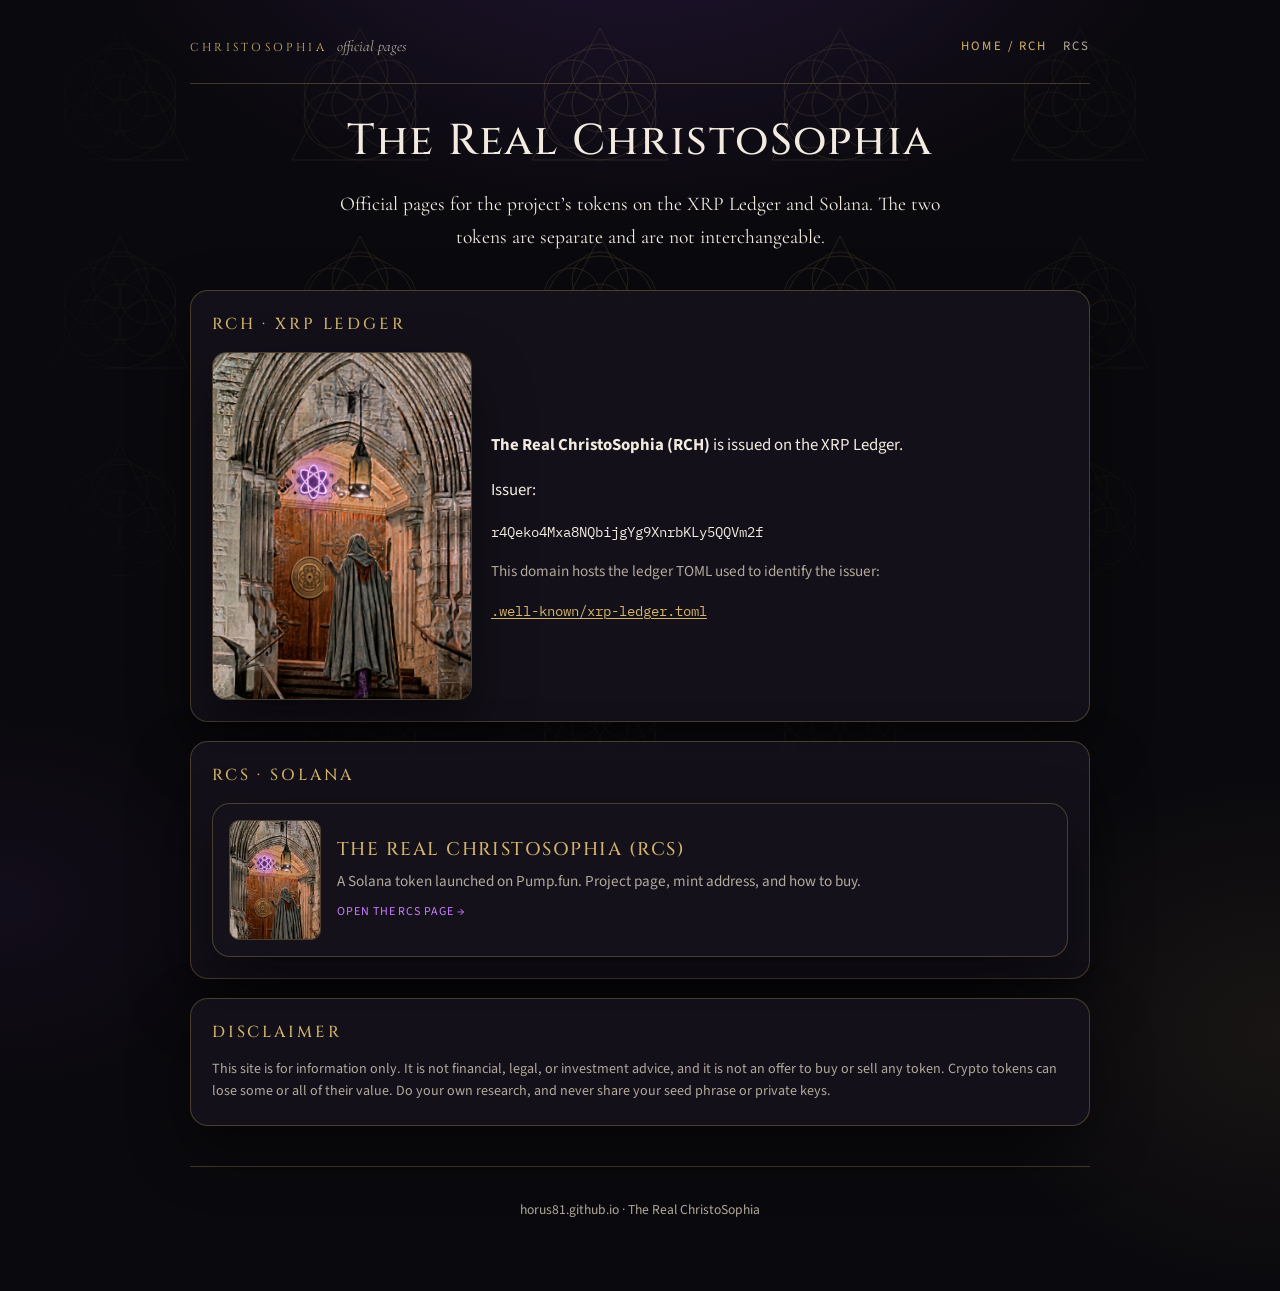
<file: index.html>
<!DOCTYPE html>
<html lang="en">
<head>
  <meta charset="utf-8">
  <meta name="viewport" content="width=device-width, initial-scale=1">
  <title>The Real ChristoSophia — RCH and RCS</title>
  <meta name="description" content="Official pages for The Real ChristoSophia: RCH on the XRP Ledger and RCS on Solana.">
  <meta name="theme-color" content="#0a090d">
  <link rel="canonical" href="https://horus81.github.io/">
  <meta property="og:title" content="The Real ChristoSophia — RCH and RCS">
  <meta property="og:description" content="Official pages for The Real ChristoSophia: RCH on the XRP Ledger and RCS on Solana.">
  <meta property="og:image" content="https://horus81.github.io/rch-logo.jpg">
  <meta property="og:type" content="website">
  <meta property="og:url" content="https://horus81.github.io/">
  <link rel="icon" href="rch-logo.jpg">
  <link rel="preconnect" href="https://fonts.googleapis.com">
  <link rel="preconnect" href="https://fonts.gstatic.com" crossorigin>
  <link href="https://fonts.googleapis.com/css2?family=Cinzel:wght@400;500&family=Cormorant+Garamond:ital,wght@0,500;1,500;1,600&family=IBM+Plex+Mono:wght@400&family=Source+Sans+3:wght@400;600&display=swap" rel="stylesheet">
  <link rel="stylesheet" href="assets/site.css">
</head>
<body>
  <div class="wrap">
    <header class="site">
      <a class="brand" href="./">
        <span class="brand-mark">ChristoSophia</span>
        <span class="brand-sub">official pages</span>
      </a>
      <nav class="site-nav" aria-label="Site">
        <a href="./" aria-current="page">Home / RCH</a>
        <a href="rcs/">RCS</a>
      </nav>
    </header>

    <section class="hero">
      <h1>The Real ChristoSophia</h1>
      <p class="lede">Official pages for the project’s tokens on the XRP Ledger and Solana. The two tokens are separate and are not interchangeable.</p>
    </section>

    <section class="card" id="rch">
      <h2>RCH · XRP Ledger</h2>
      <div class="home-rch">
        <img src="rch-logo.jpg" width="300" alt="Cloaked figure approaching a gothic doorway lit by a purple geometric emblem, the RCH token artwork.">
        <div>
          <p><strong>The Real ChristoSophia (RCH)</strong> is issued on the XRP Ledger.</p>
          <p>Issuer:</p>
          <p class="issuer">r4Qeko4Mxa8NQbijgYg9XnrbKLy5QQVm2f</p>
          <p class="note">This domain hosts the ledger TOML used to identify the issuer:</p>
          <p class="issuer"><a href=".well-known/xrp-ledger.toml">.well-known/xrp-ledger.toml</a></p>
        </div>
      </div>
    </section>

    <section class="card" id="rcs">
      <h2>RCS · Solana</h2>
      <div class="card-grid">
        <a class="token-card" href="rcs/">
          <img src="rcs/rcs-logo.jpg" width="92" height="120" alt="RCS token artwork, a cloaked figure at a gothic doorway.">
          <div>
            <h2>The Real ChristoSophia (RCS)</h2>
            <p>A Solana token launched on Pump.fun. Project page, mint address, and how to buy.</p>
            <span class="go">Open the RCS page →</span>
          </div>
        </a>
      </div>
    </section>

    <section class="card" id="disclaimer">
      <h2>Disclaimer</h2>
      <p class="disclaimer">This site is for information only. It is not financial, legal, or investment advice, and it is not an offer to buy or sell any token. Crypto tokens can lose some or all of their value. Do your own research, and never share your seed phrase or private keys.</p>
    </section>

    <footer class="site">
      <p>horus81.github.io · The Real ChristoSophia</p>
    </footer>
  </div>
</body>
</html>
</file>
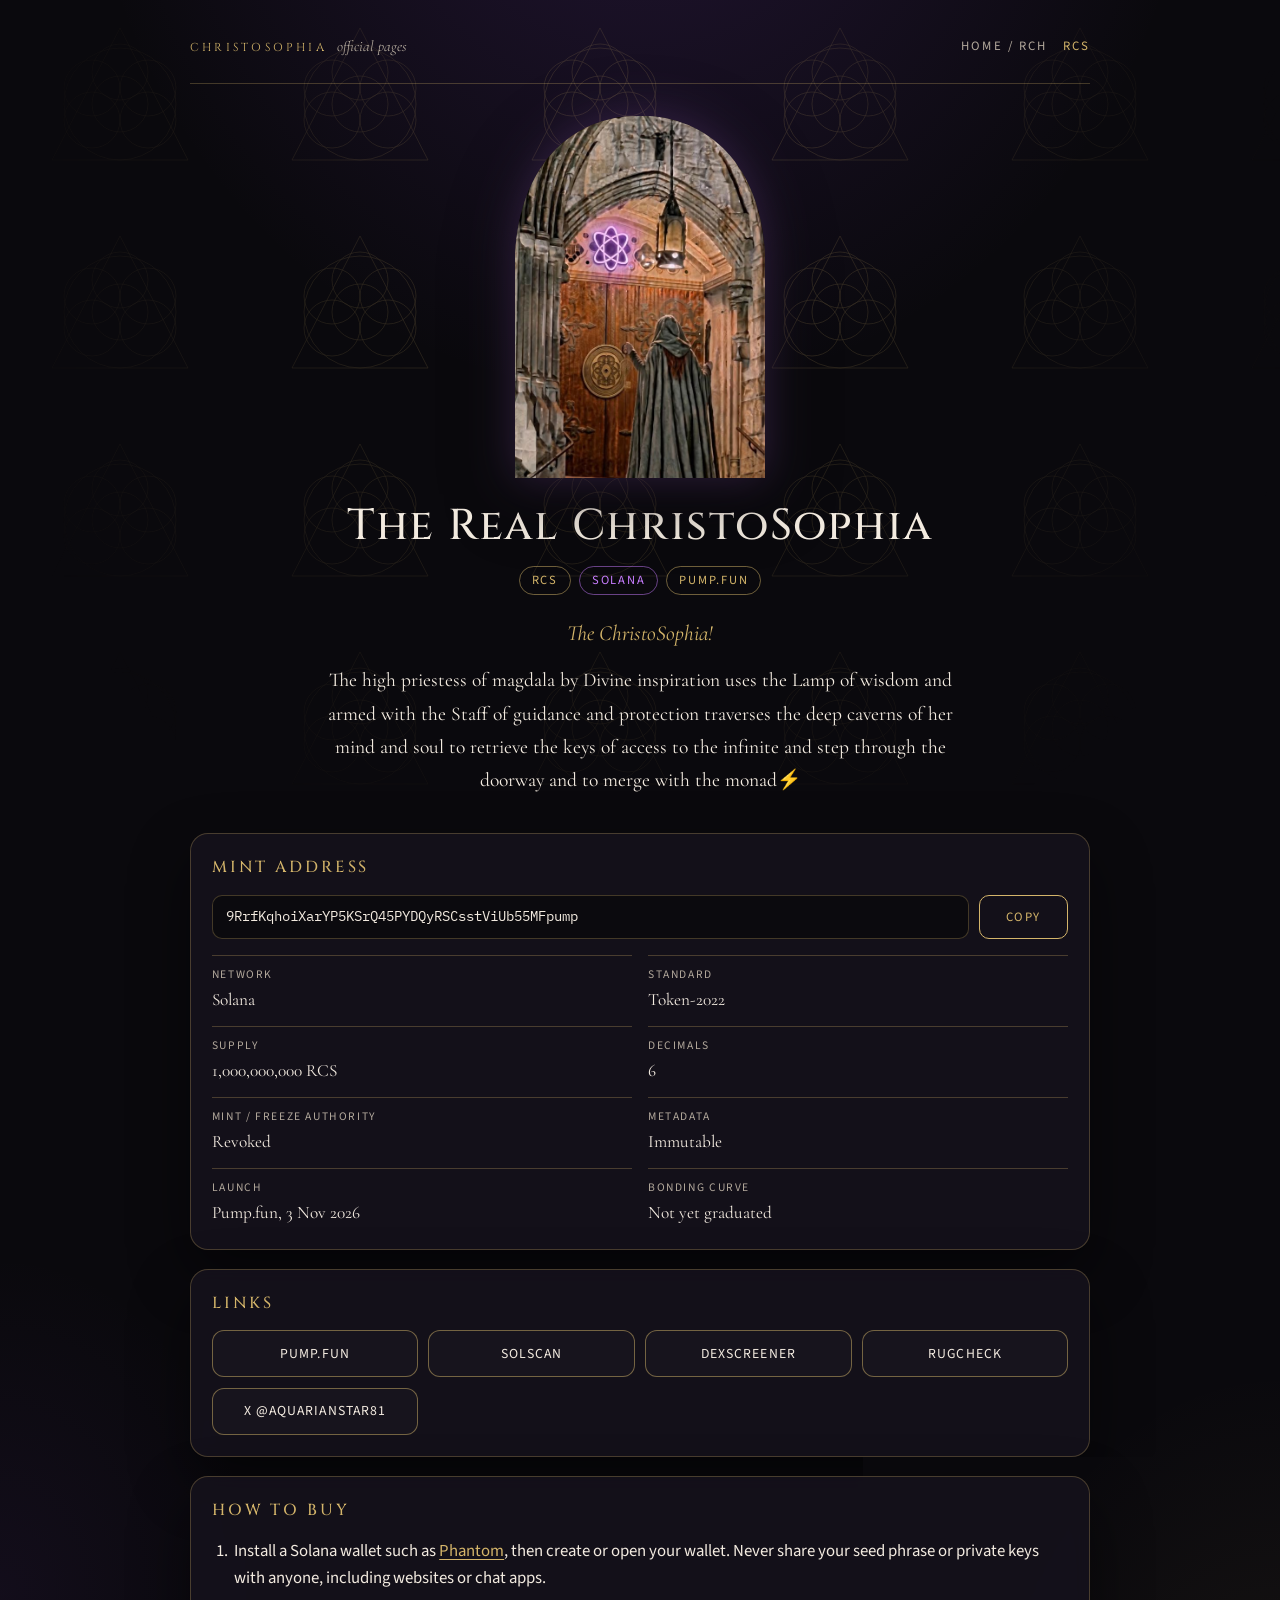
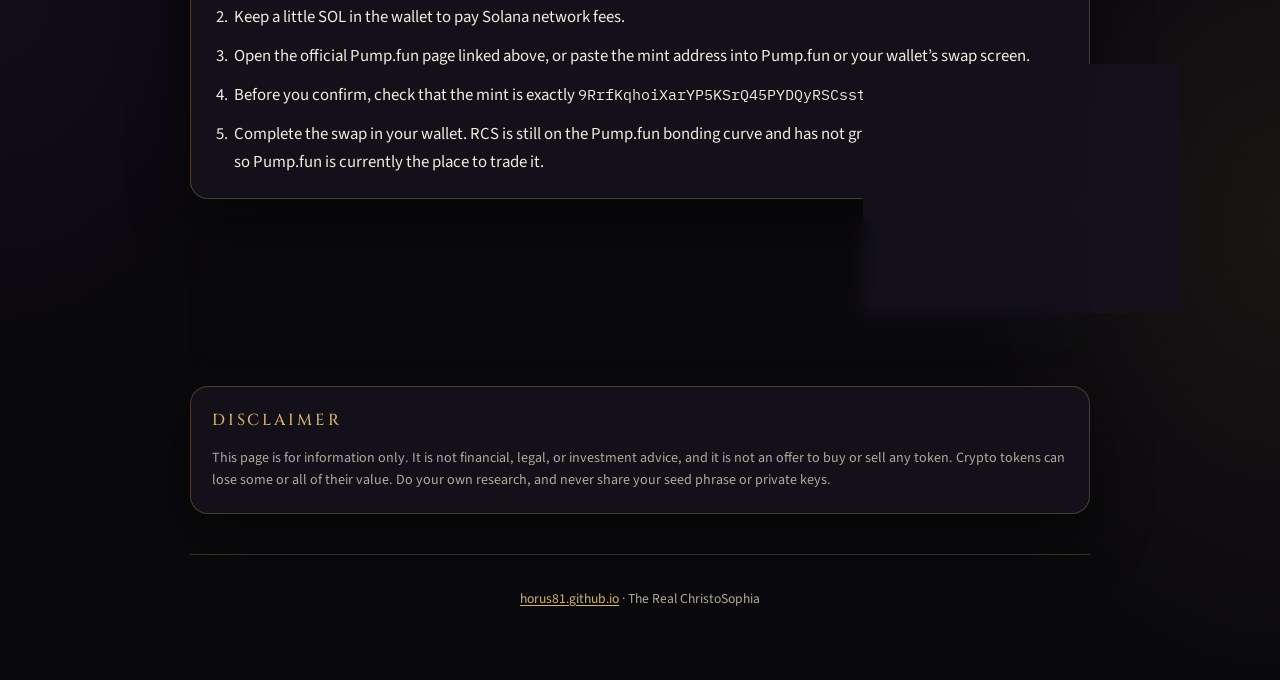
<file: rcs/index.html>
<!DOCTYPE html>
<html lang="en">
<head>
  <meta charset="utf-8">
  <meta name="viewport" content="width=device-width, initial-scale=1">
  <title>The Real ChristoSophia (RCS) on Solana</title>
  <meta name="description" content="Project page for The Real ChristoSophia (RCS), a Solana token launched on Pump.fun. Mint: 9RrfKqhoiXarYP5KSrQ45PYDQyRSCsstViUb55MFpump.">
  <meta name="theme-color" content="#0a090d">
  <link rel="canonical" href="https://horus81.github.io/rcs/">
  <meta property="og:title" content="The Real ChristoSophia (RCS) on Solana">
  <meta property="og:description" content="Project page for The Real ChristoSophia (RCS) on Solana. Mint: 9RrfKqhoiXarYP5KSrQ45PYDQyRSCsstViUb55MFpump.">
  <meta property="og:image" content="https://horus81.github.io/rcs/rcs-logo.jpg">
  <meta property="og:type" content="website">
  <meta property="og:url" content="https://horus81.github.io/rcs/">
  <link rel="icon" href="rcs-logo.jpg">
  <link rel="preconnect" href="https://fonts.googleapis.com">
  <link rel="preconnect" href="https://fonts.gstatic.com" crossorigin>
  <link href="https://fonts.googleapis.com/css2?family=Cinzel:wght@400;500&family=Cormorant+Garamond:ital,wght@0,500;1,500;1,600&family=IBM+Plex+Mono:wght@400&family=Source+Sans+3:wght@400;600&display=swap" rel="stylesheet">
  <link rel="stylesheet" href="../assets/site.css">
</head>
<body>
  <svg width="0" height="0" aria-hidden="true" focusable="false" style="position:absolute">
    <defs>
      <clipPath id="gothic-arch" clipPathUnits="objectBoundingBox">
        <path d="M0,1 L0,0.38 C0.02,0.14 0.22,0 0.5,0 C0.78,0 0.98,0.14 1,0.38 L1,1 Z"/>
      </clipPath>
    </defs>
  </svg>

  <div class="wrap">
    <header class="site">
      <a class="brand" href="../">
        <span class="brand-mark">ChristoSophia</span>
        <span class="brand-sub">official pages</span>
      </a>
      <nav class="site-nav" aria-label="Site">
        <a href="../">Home / RCH</a>
        <a href="./" aria-current="page">RCS</a>
      </nav>
    </header>

    <section class="hero">
      <div class="portal">
        <img src="rcs-logo.jpg" width="576" height="1024" alt="Cloaked figure approaching a gothic doorway lit by a purple geometric emblem, the artwork used as the RCS token image.">
      </div>
      <h1>The Real ChristoSophia</h1>
      <div class="badges">
        <span class="badge">RCS</span>
        <span class="badge purple">Solana</span>
        <span class="badge">Pump.fun</span>
      </div>
      <div class="description">
        <p>The ChristoSophia!</p>
        <p>The high priestess of magdala by Divine inspiration uses the  Lamp of wisdom and armed with the Staff of guidance and protection traverses the deep caverns of her mind and soul to retrieve the keys of access to the infinite and step through the doorway and to merge with the monad⚡</p>
      </div>
    </section>

    <section class="card" id="mint">
      <h2>Mint address</h2>
      <div class="mint-row">
        <code class="mint" id="mint-address">9RrfKqhoiXarYP5KSrQ45PYDQyRSCsstViUb55MFpump</code>
        <button type="button" class="copy" id="copy-mint" data-copy="9RrfKqhoiXarYP5KSrQ45PYDQyRSCsstViUb55MFpump">Copy</button>
      </div>
      <dl class="facts">
        <div class="fact">
          <dt>Network</dt>
          <dd>Solana</dd>
        </div>
        <div class="fact">
          <dt>Standard</dt>
          <dd>Token-2022</dd>
        </div>
        <div class="fact">
          <dt>Supply</dt>
          <dd>1,000,000,000 RCS</dd>
        </div>
        <div class="fact">
          <dt>Decimals</dt>
          <dd>6</dd>
        </div>
        <div class="fact">
          <dt>Mint / freeze authority</dt>
          <dd>Revoked</dd>
        </div>
        <div class="fact">
          <dt>Metadata</dt>
          <dd>Immutable</dd>
        </div>
        <div class="fact">
          <dt>Launch</dt>
          <dd>Pump.fun, 3 Nov 2026</dd>
        </div>
        <div class="fact">
          <dt>Bonding curve</dt>
          <dd>Not yet graduated</dd>
        </div>
      </dl>
    </section>

    <section class="card" id="links">
      <h2>Links</h2>
      <div class="links">
        <a class="btn" href="https://pump.fun/coin/9RrfKqhoiXarYP5KSrQ45PYDQyRSCsstViUb55MFpump" rel="noopener noreferrer" target="_blank">Pump.fun</a>
        <a class="btn" href="https://solscan.io/token/9RrfKqhoiXarYP5KSrQ45PYDQyRSCsstViUb55MFpump" rel="noopener noreferrer" target="_blank">Solscan</a>
        <a class="btn" href="https://dexscreener.com/solana/9RrfKqhoiXarYP5KSrQ45PYDQyRSCsstViUb55MFpump" rel="noopener noreferrer" target="_blank">DexScreener</a>
        <a class="btn" href="https://rugcheck.xyz/tokens/9RrfKqhoiXarYP5KSrQ45PYDQyRSCsstViUb55MFpump" rel="noopener noreferrer" target="_blank">RugCheck</a>
        <a class="btn" href="https://x.com/AquarianStar81" rel="noopener noreferrer" target="_blank">X @AquarianStar81</a>
      </div>
    </section>

    <section class="card" id="how-to-buy">
      <h2>How to buy</h2>
      <ol class="steps">
        <li>Install a Solana wallet such as <a href="https://phantom.com/" rel="noopener noreferrer" target="_blank">Phantom</a>, then create or open your wallet. Never share your seed phrase or private keys with anyone, including websites or chat apps.</li>
        <li>Keep a little SOL in the wallet to pay Solana network fees.</li>
        <li>Open the official Pump.fun page linked above, or paste the mint address into Pump.fun or your wallet’s swap screen.</li>
        <li>Before you confirm, check that the mint is exactly <code>9RrfKqhoiXarYP5KSrQ45PYDQyRSCsstViUb55MFpump</code>.</li>
        <li>Complete the swap in your wallet. RCS is still on the Pump.fun bonding curve and has not graduated to a standalone pool, so Pump.fun is currently the place to trade it.</li>
      </ol>
    </section>

    <section class="card" id="separate-tokens">
      <h2>A note about RCH</h2>
      <p class="note">RCS on Solana (this page) and <a href="../">RCH on the XRP Ledger</a> are separate tokens. They share a name and artwork, but they live on different ledgers and are not interchangeable. This site also hosts the XRP Ledger TOML for RCH.</p>
    </section>

    <section class="card" id="disclaimer">
      <h2>Disclaimer</h2>
      <p class="disclaimer">This page is for information only. It is not financial, legal, or investment advice, and it is not an offer to buy or sell any token. Crypto tokens can lose some or all of their value. Do your own research, and never share your seed phrase or private keys.</p>
    </section>

    <footer class="site">
      <p><a href="../">horus81.github.io</a> · The Real ChristoSophia</p>
    </footer>
  </div>

  <script>
    (function () {
      var button = document.getElementById("copy-mint");
      if (!button || !navigator.clipboard) return;
      button.addEventListener("click", function () {
        var value = button.getAttribute("data-copy") || "";
        navigator.clipboard.writeText(value).then(function () {
          button.classList.add("copied");
          button.textContent = "Copied";
          setTimeout(function () {
            button.classList.remove("copied");
            button.textContent = "Copy";
          }, 1800);
        }).catch(function () {
          button.textContent = "Copy failed";
        });
      });
    })();
  </script>
</body>
</html>
</file>
<file: assets/site.css>
/* The Real ChristoSophia — shared site styles */
:root {
  --bg: #0a090d;
  --bg-soft: #120f16;
  --card: rgba(22, 18, 28, 0.86);
  --text: #f3ebe0;
  --text-dim: #b3a99c;
  --gold: #d4b56a;
  --gold-deep: #8d7036;
  --purple: #c77dff;
  --purple-deep: #7a3fbe;
  --line: rgba(212, 181, 106, 0.28);
  --line-strong: rgba(212, 181, 106, 0.5);
  --danger-soft: #c9b8a0;
  --display: "Cinzel", "Palatino Linotype", Palatino, serif;
  --serif: "Cormorant Garamond", Georgia, "Times New Roman", serif;
  --sans: "Source Sans 3", "Segoe UI", system-ui, sans-serif;
  --mono: "IBM Plex Mono", "ui-monospace", Menlo, Consolas, monospace;
  --radius: 18px;
  --shadow: 0 24px 60px rgba(0, 0, 0, 0.45);
}

*,
*::before,
*::after {
  box-sizing: border-box;
}

html {
  scroll-behavior: smooth;
}

html,
body {
  margin: 0;
  padding: 0;
  overflow-x: hidden;
}

body {
  min-height: 100vh;
  color: var(--text);
  font-family: var(--sans);
  font-size: 1.05rem;
  line-height: 1.65;
  background:
    radial-gradient(ellipse 80% 50% at 50% -10%, rgba(122, 63, 190, 0.22), transparent 55%),
    radial-gradient(ellipse 50% 40% at 100% 80%, rgba(212, 181, 106, 0.07), transparent 50%),
    radial-gradient(ellipse 40% 30% at 0% 70%, rgba(122, 63, 190, 0.08), transparent 50%),
    var(--bg);
}

body::before {
  content: "";
  position: fixed;
  inset: 0;
  pointer-events: none;
  z-index: 0;
  opacity: 0.22;
  background-image: url("data:image/svg+xml;utf8,<svg xmlns='http://www.w3.org/2000/svg' width='240' height='208' viewBox='0 0 240 208'><g fill='none' stroke='%23d4b56a' stroke-width='0.7'><circle cx='120' cy='104' r='28'/><circle cx='148' cy='120' r='28'/><circle cx='92' cy='120' r='28'/><circle cx='120' cy='72' r='28'/><circle cx='148' cy='88' r='28'/><circle cx='92' cy='88' r='28'/><circle cx='120' cy='104' r='56'/><polygon points='120,28 188,160 52,160' /></g></svg>");
  background-size: 240px 208px;
  mask-image: radial-gradient(ellipse at 50% 30%, #000 20%, transparent 75%);
}

.wrap {
  position: relative;
  z-index: 1;
  width: min(860px, calc(100% - 2rem));
  margin: 0 auto;
  padding: 1.25rem 0 3.5rem;
}

header.site {
  display: flex;
  align-items: center;
  justify-content: space-between;
  gap: 1rem;
  padding: 0.35rem 0 1.5rem;
  border-bottom: 1px solid var(--line);
  margin-bottom: 2rem;
}

.brand {
  display: flex;
  align-items: baseline;
  gap: 0.6rem;
  text-decoration: none;
  color: var(--text);
}

.brand-mark {
  font-family: var(--display);
  font-size: 0.72rem;
  letter-spacing: 0.28em;
  text-transform: uppercase;
  color: var(--gold);
}

.brand-sub {
  font-family: var(--serif);
  font-style: italic;
  color: var(--text-dim);
  font-size: 0.95rem;
}

nav.site-nav {
  display: flex;
  flex-wrap: wrap;
  gap: 0.35rem 1rem;
}

nav.site-nav a {
  color: var(--text-dim);
  text-decoration: none;
  font-size: 0.8rem;
  letter-spacing: 0.16em;
  text-transform: uppercase;
}

nav.site-nav a:hover,
nav.site-nav a[aria-current="page"] {
  color: var(--gold);
}

.hero {
  text-align: center;
  margin-bottom: 2.25rem;
}

.portal {
  width: min(230px, 62vw);
  aspect-ratio: 3 / 4.35;
  margin: 0 auto 1.4rem;
  position: relative;
  filter: drop-shadow(0 0 22px rgba(199, 125, 255, 0.22)) drop-shadow(0 16px 30px rgba(0, 0, 0, 0.55));
}

.portal img {
  display: block;
  width: 100%;
  height: 100%;
  object-fit: cover;
  object-position: 50% 40%;
  clip-path: url(#gothic-arch);
  background: #1a1410;
}

.portal-frame {
  position: absolute;
  inset: -3px;
  pointer-events: none;
}

h1 {
  font-family: var(--display);
  font-weight: 500;
  font-size: clamp(1.7rem, 5vw, 2.7rem);
  letter-spacing: 0.04em;
  line-height: 1.2;
  margin: 0 0 0.85rem;
}

.badges {
  display: flex;
  justify-content: center;
  flex-wrap: wrap;
  gap: 0.5rem;
}

.badge {
  display: inline-flex;
  align-items: center;
  gap: 0.35rem;
  border: 1px solid var(--line-strong);
  color: var(--gold);
  border-radius: 999px;
  padding: 0.2rem 0.75rem;
  font-size: 0.78rem;
  letter-spacing: 0.14em;
  text-transform: uppercase;
}

.badge.purple {
  border-color: rgba(199, 125, 255, 0.5);
  color: var(--purple);
}

.lede,
.description {
  font-family: var(--serif);
  font-size: 1.22rem;
  line-height: 1.7;
  color: var(--text);
  max-width: 40rem;
  margin: 1.25rem auto 0;
}

.description p {
  margin: 0 0 0.8rem;
}

.description p:first-child {
  font-style: italic;
  color: var(--gold);
  font-size: 1.35rem;
}

.card {
  background: var(--card);
  border: 1px solid var(--line);
  border-radius: var(--radius);
  padding: 1.25rem 1.3rem 1.35rem;
  margin: 1.15rem 0;
  box-shadow: var(--shadow);
  backdrop-filter: blur(8px);
}

.card h2 {
  font-family: var(--display);
  font-weight: 500;
  font-size: 1rem;
  letter-spacing: 0.18em;
  text-transform: uppercase;
  color: var(--gold);
  margin: 0 0 0.9rem;
}

.mint-row {
  display: flex;
  align-items: stretch;
  gap: 0.6rem;
}

.mint {
  flex: 1;
  font-family: var(--mono);
  font-size: clamp(0.68rem, 2.7vw, 0.86rem);
  word-break: break-all;
  background: #0b0a0e;
  border: 1px solid var(--line);
  border-radius: 10px;
  padding: 0.7rem 0.8rem;
  color: var(--text);
  line-height: 1.45;
}

button.copy {
  flex: 0 0 auto;
  min-width: 5.6rem;
  border: 1px solid var(--gold);
  background: transparent;
  color: var(--gold);
  border-radius: 10px;
  font-family: var(--sans);
  font-size: 0.8rem;
  letter-spacing: 0.12em;
  text-transform: uppercase;
  cursor: pointer;
  padding: 0 0.9rem;
}

button.copy:hover,
button.copy:focus-visible {
  background: rgba(212, 181, 106, 0.12);
  outline: none;
}

button.copy.copied {
  border-color: var(--purple);
  color: var(--purple);
}

.facts {
  display: grid;
  grid-template-columns: 1fr 1fr;
  gap: 0.7rem 1rem;
  margin: 1rem 0 0;
}

.fact {
  border-top: 1px solid var(--line);
  padding-top: 0.55rem;
}

.fact dt {
  font-size: 0.72rem;
  letter-spacing: 0.14em;
  text-transform: uppercase;
  color: var(--text-dim);
}

.fact dd {
  margin: 0.15rem 0 0;
  font-family: var(--serif);
  font-size: 1.08rem;
}

.links {
  display: grid;
  grid-template-columns: 1fr 1fr;
  gap: 0.65rem;
}

a.btn {
  display: flex;
  align-items: center;
  justify-content: center;
  text-align: center;
  text-decoration: none;
  color: var(--text);
  border: 1px solid var(--line-strong);
  border-radius: 12px;
  padding: 0.7rem 0.6rem;
  font-size: 0.86rem;
  letter-spacing: 0.08em;
  text-transform: uppercase;
  background: rgba(255, 255, 255, 0.02);
}

a.btn:hover,
a.btn:focus-visible {
  border-color: var(--purple);
  color: var(--purple);
  outline: none;
}

ol.steps {
  margin: 0;
  padding-left: 1.2rem;
}

ol.steps li {
  margin: 0 0 0.7rem;
  padding-left: 0.2rem;
}

ol.steps li:last-child {
  margin-bottom: 0;
}

.note,
.placeholder,
.disclaimer {
  color: var(--text-dim);
  font-size: 0.95rem;
}

.placeholder {
  border-left: 3px solid var(--gold);
  padding: 0.35rem 0 0.35rem 0.9rem;
  margin: 0.4rem 0 0;
  background: rgba(212, 181, 106, 0.05);
  border-radius: 0 8px 8px 0;
}

.placeholder strong {
  color: var(--gold);
  font-weight: 600;
  letter-spacing: 0.04em;
}

.card-grid {
  display: grid;
  grid-template-columns: 1fr;
  gap: 1.1rem;
}

a.token-card {
  display: grid;
  grid-template-columns: 92px 1fr;
  gap: 1rem;
  text-decoration: none;
  color: inherit;
  background: var(--card);
  border: 1px solid var(--line);
  border-radius: var(--radius);
  padding: 1rem;
  box-shadow: var(--shadow);
  align-items: center;
}

a.token-card:hover,
a.token-card:focus-visible {
  border-color: var(--purple);
  outline: none;
}

a.token-card img {
  width: 92px;
  height: 120px;
  object-fit: cover;
  object-position: 50% 40%;
  border-radius: 10px;
  border: 1px solid var(--line);
}

.token-card h2 {
  font-family: var(--display);
  font-size: 1.15rem;
  letter-spacing: 0.08em;
  margin: 0 0 0.25rem;
  color: var(--gold);
}

.token-card p {
  margin: 0;
  color: var(--text-dim);
  font-size: 0.95rem;
}

.token-card .go {
  display: inline-block;
  margin-top: 0.45rem;
  color: var(--purple);
  letter-spacing: 0.08em;
  text-transform: uppercase;
  font-size: 0.75rem;
}

.home-rch {
  display: grid;
  grid-template-columns: 1fr;
  gap: 1.2rem;
  align-items: center;
}

.home-rch img {
  width: min(100%, 320px);
  max-height: 420px;
  height: auto;
  object-fit: cover;
  object-position: 50% 38%;
  border-radius: 14px;
  border: 1px solid var(--line);
  box-shadow: var(--shadow);
  justify-self: center;
}

.issuer {
  font-family: var(--mono);
  font-size: clamp(0.7rem, 2.6vw, 0.86rem);
  word-break: break-all;
  color: var(--text);
}

footer.site {
  margin-top: 2.5rem;
  padding-top: 1.2rem;
  border-top: 1px solid var(--line);
  color: var(--text-dim);
  font-size: 0.85rem;
  text-align: center;
}

footer.site a {
  color: var(--gold);
}

.disclaimer {
  font-size: 0.88rem;
  line-height: 1.55;
  margin: 0;
}

a {
  color: var(--gold);
  text-decoration-thickness: 1px;
  text-underline-offset: 0.15em;
}

a:hover,
a:focus-visible {
  color: var(--purple);
}

code {
  font-family: var(--mono);
  font-size: 0.92em;
  word-break: break-all;
  overflow-wrap: anywhere;
}

@media (min-width: 720px) {
  .home-rch {
    grid-template-columns: 260px 1fr;
    align-items: center;
  }

  .links {
    grid-template-columns: repeat(4, 1fr);
  }

  .wrap {
    width: min(900px, calc(100% - 3rem));
    padding-top: 1.75rem;
  }

  .portal {
    width: 250px;
  }
}

@media (max-width: 520px) {
  .mint-row {
    flex-direction: column;
  }

  button.copy {
    min-height: 2.6rem;
  }
}

@media (prefers-reduced-motion: reduce) {
  html {
    scroll-behavior: auto;
  }
}

a:focus-visible,
button:focus-visible {
  outline: 2px solid var(--purple);
  outline-offset: 3px;
}
</file>
